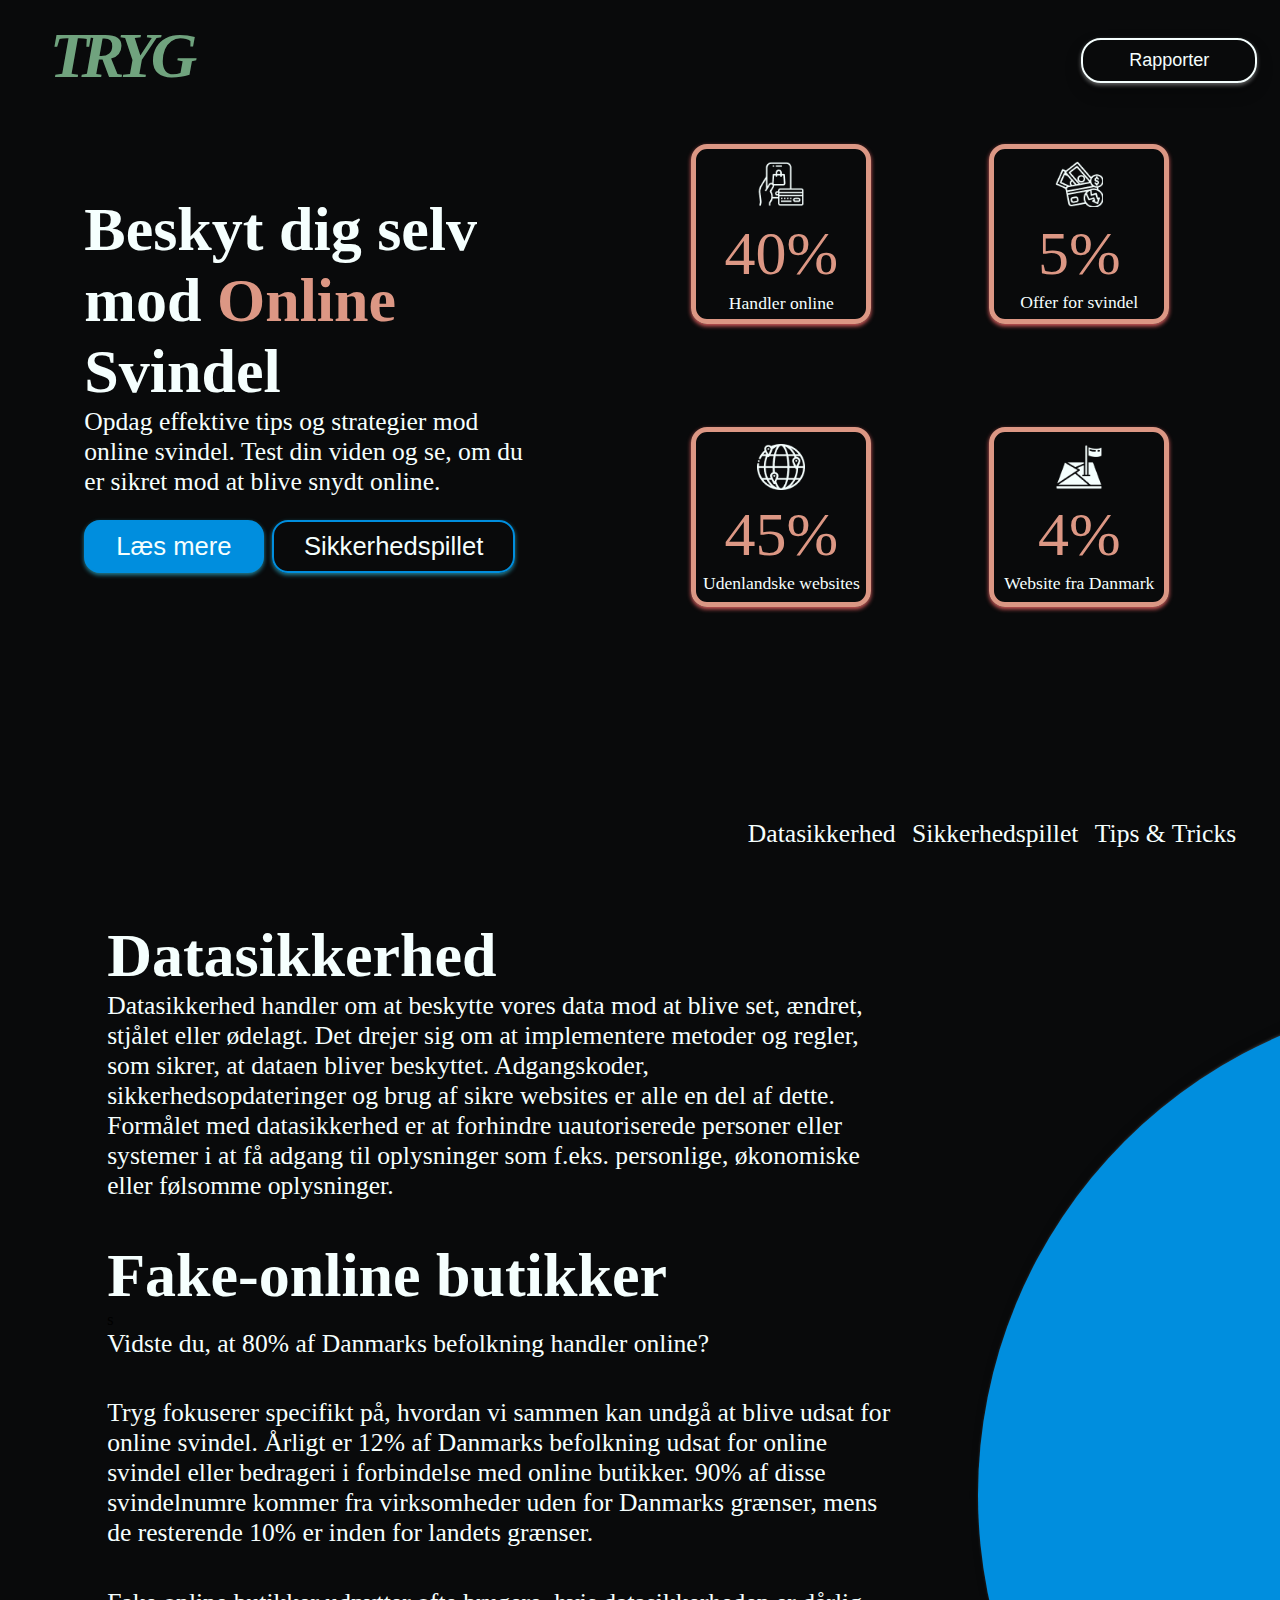
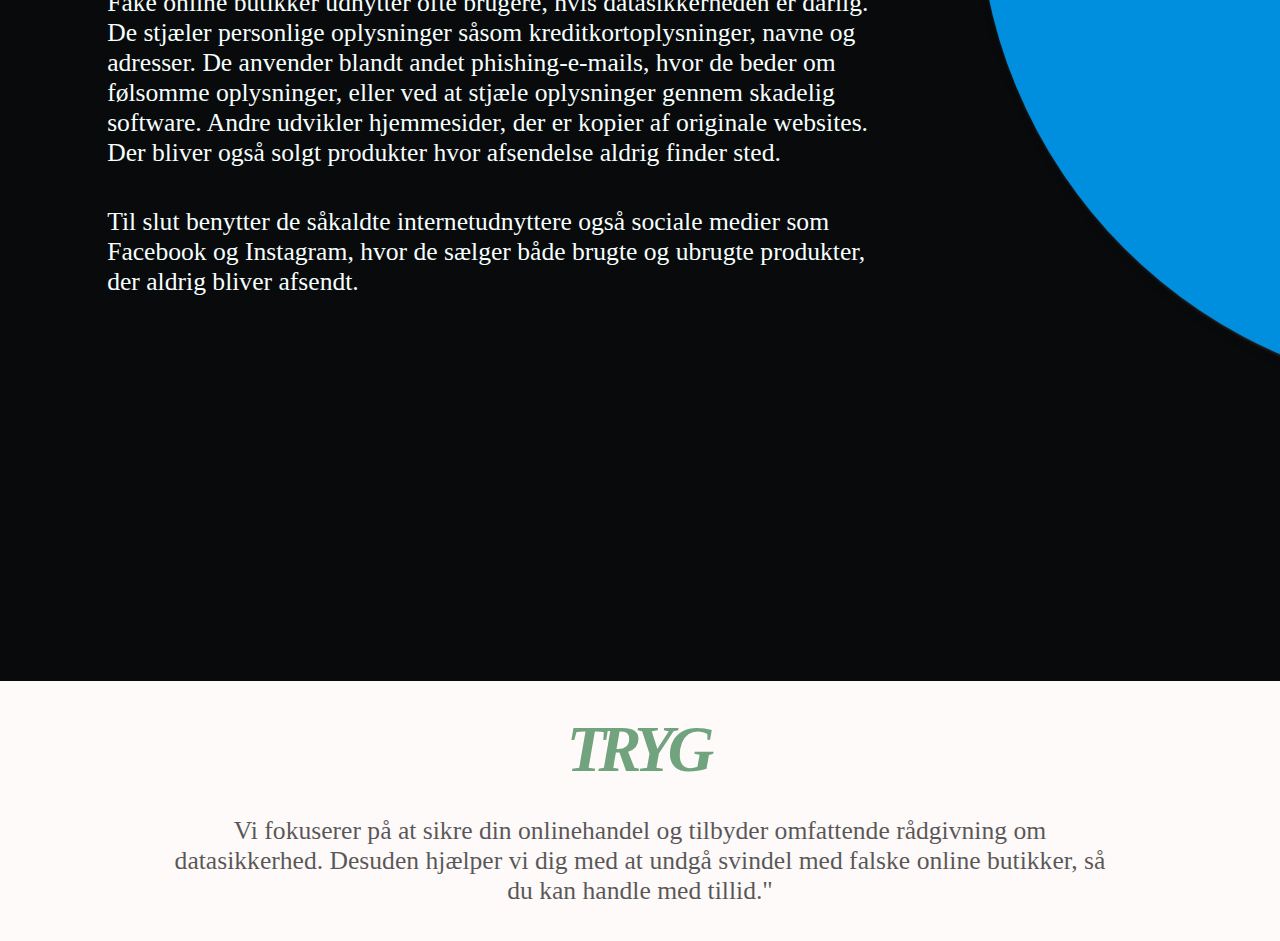
<file: index.html>
<!DOCTYPE html>
<html lang="da">
<head>
    <meta charset="UTF-8">
    <meta name="viewport" content="width=device-width, initial-scale=1.0">
    <meta name="description"
          content="Beskyt dig selv på internettet og undgå fake online butikker, sikre økonomisk balance blah blah blah">
    <link rel="stylesheet" href="styles/styles.css">
    <title>Trygnet-Forside</title>
</head>
<body>
    <header>
       <nav class="navbar-desktop">
         <a href="index.html"><img src="Img/TrygnetLogo.svg" alt="TrygnetLogo" class="logo"></a>
         <div class="Rapporter-container">
            <button class="Rapporter-button">Rapporter</button>
         </div>
       </nav>

       <nav class="navbar-mobile">
         <a href="index.html"><img src="Img/TrygnetLogo.svg" alt="TrygnetLogo" class="logo"></a>
         <div class="menu-container">
            <img src="/Img/menuicon.png" alt="billede af mneuicon" class="menu-btn" id="menu-btn">
         </div>
         <nav id="sidebar" class="sidebar">
            <ul class="menu">
                <li><a href="#datasikkerhed-section">Datasikkerhed</a></li>
                <li><a href="sikkerhedspil.html">Sikkerhedspillet</a></li>
                <li><a href="TipsogTricks.html">Tips & Tricks</a></li>
            </ul>
       </nav>>
    </header>

<div class="content">
   <main>
        <section class="forside-section">
            <div class="forside-tekst">
             <h1>Beskyt dig selv mod </h1>
             <h2> Online</h2>   
             <h1> Svindel</h1>
             <p>Opdag effektive tips og strategier mod online svindel. Test din viden og se, om du er sikret mod at blive snydt online.</p>
               <a href="TipsogTricks.html"><button class="bluebutton">Læs mere</button></a>
               <a href="sikkerhedspil.html"><button class="borderbutton">Sikkerhedspillet</button></a>
           </div>
           <br>
            <div class="forside-faktakasser">
                <div class="faktakasse">
                     <div class="faktaikon"><img src="/Img/fakta1.png" alt=""></div>
                    <span class="fakta" data-val="80%">00%</span>
                    <div class="fakta-tekst"><p>Handler online</p></div>
                </div>
                
            
                <div class="faktakasse">
                    <div class="faktaikon"><img src="/Img/fakta2.png" alt=""></div>
                    <span class="fakta" data-val="12">00%</span>
                    <div class="fakta-tekst"><p>Offer for svindel</p></div>
                </div>
                

                <div class="faktakasse">
                    <div class="faktaikon"><img src="/Img/fakta3.png" alt=""></div>
                    <span class="fakta" data-val="90%">00%</span>
                    <div class="fakta-tekst"><p> Udenlandske websites</p></div>
                </div>

                <div class="faktakasse">
                    <div class="faktaikon"><img src="/Img/fakta4.png" alt=""></div>
                    <span class="fakta" data-val="10%">00%</span>
                    <div class="fakta-tekst"><p> Website fra Danmark</p></div>
                </div>

        </div>

        </section>
        <div class="navsection">
            <a href="#datasikkerhed-section">Datasikkerhed</a> 
            <a href="sikkerhedspil.html">Sikkerhedspillet</a>
            <a href="TipsogTricks.html">Tips & Tricks</a>
       </div>

        <section id="datasikkerhed-section">
            <div class="datasikkerhed-tekst">
                 <h1>Datasikkerhed</h1>
                 <p>Datasikkerhed handler om at beskytte vores data mod at blive set, ændret, stjålet eller ødelagt. Det drejer sig om at implementere metoder og regler, som sikrer, at dataen bliver beskyttet.
                 Adgangskoder, sikkerhedsopdateringer og brug af sikre     websites er alle en del af dette. Formålet med datasikkerhed er at forhindre uautoriserede personer eller systemer i at få adgang til oplysninger som f.eks. personlige, økonomiske eller følsomme oplysninger. </p> <br>
        
                 <h1>Fake-online butikker</h1>s
                 <p>Vidste du, at 80% af Danmarks befolkning handler online?</p> <br>
                 <p>Tryg fokuserer specifikt på, hvordan vi sammen kan undgå at blive udsat for online svindel. Årligt er 12% af Danmarks befolkning udsat for online svindel eller bedrageri i forbindelse med online butikker. 90% af disse svindelnumre kommer fra virksomheder uden for Danmarks grænser, mens de resterende 10% er inden for landets grænser.</p> <br>

                 <p>Fake online butikker udnytter ofte brugere, hvis datasikkerheden er dårlig. De stjæler personlige oplysninger såsom kreditkortoplysninger, navne og adresser. De anvender blandt andet phishing-e-mails, hvor de beder om følsomme oplysninger, eller ved at stjæle oplysninger gennem skadelig software.
                 Andre udvikler hjemmesider, der er kopier af originale websites. Der bliver også solgt produkter hvor afsendelse aldrig finder sted. </p><br>
                 <p>Til slut benytter de såkaldte internetudnyttere også sociale medier som Facebook og Instagram, hvor de sælger både brugte og ubrugte produkter, der aldrig bliver afsendt.</p>
            </div>  
            <div class="datasikkerheds-box">
                <div class="halvmåne">
            </div>          
        </section>
   </main>
</div>
<script src="script.js"></script>
<footer class="footer">
    <img src="/Img/TrygnetLogo.svg" alt="billede af TrygnetLogo">
    <p>Vi fokuserer på at sikre din onlinehandel og tilbyder omfattende rådgivning om datasikkerhed. Desuden hjælper vi dig med at undgå svindel med falske online butikker, så du kan handle med tillid."</p>
</footer>
</body>
</html>
</file>
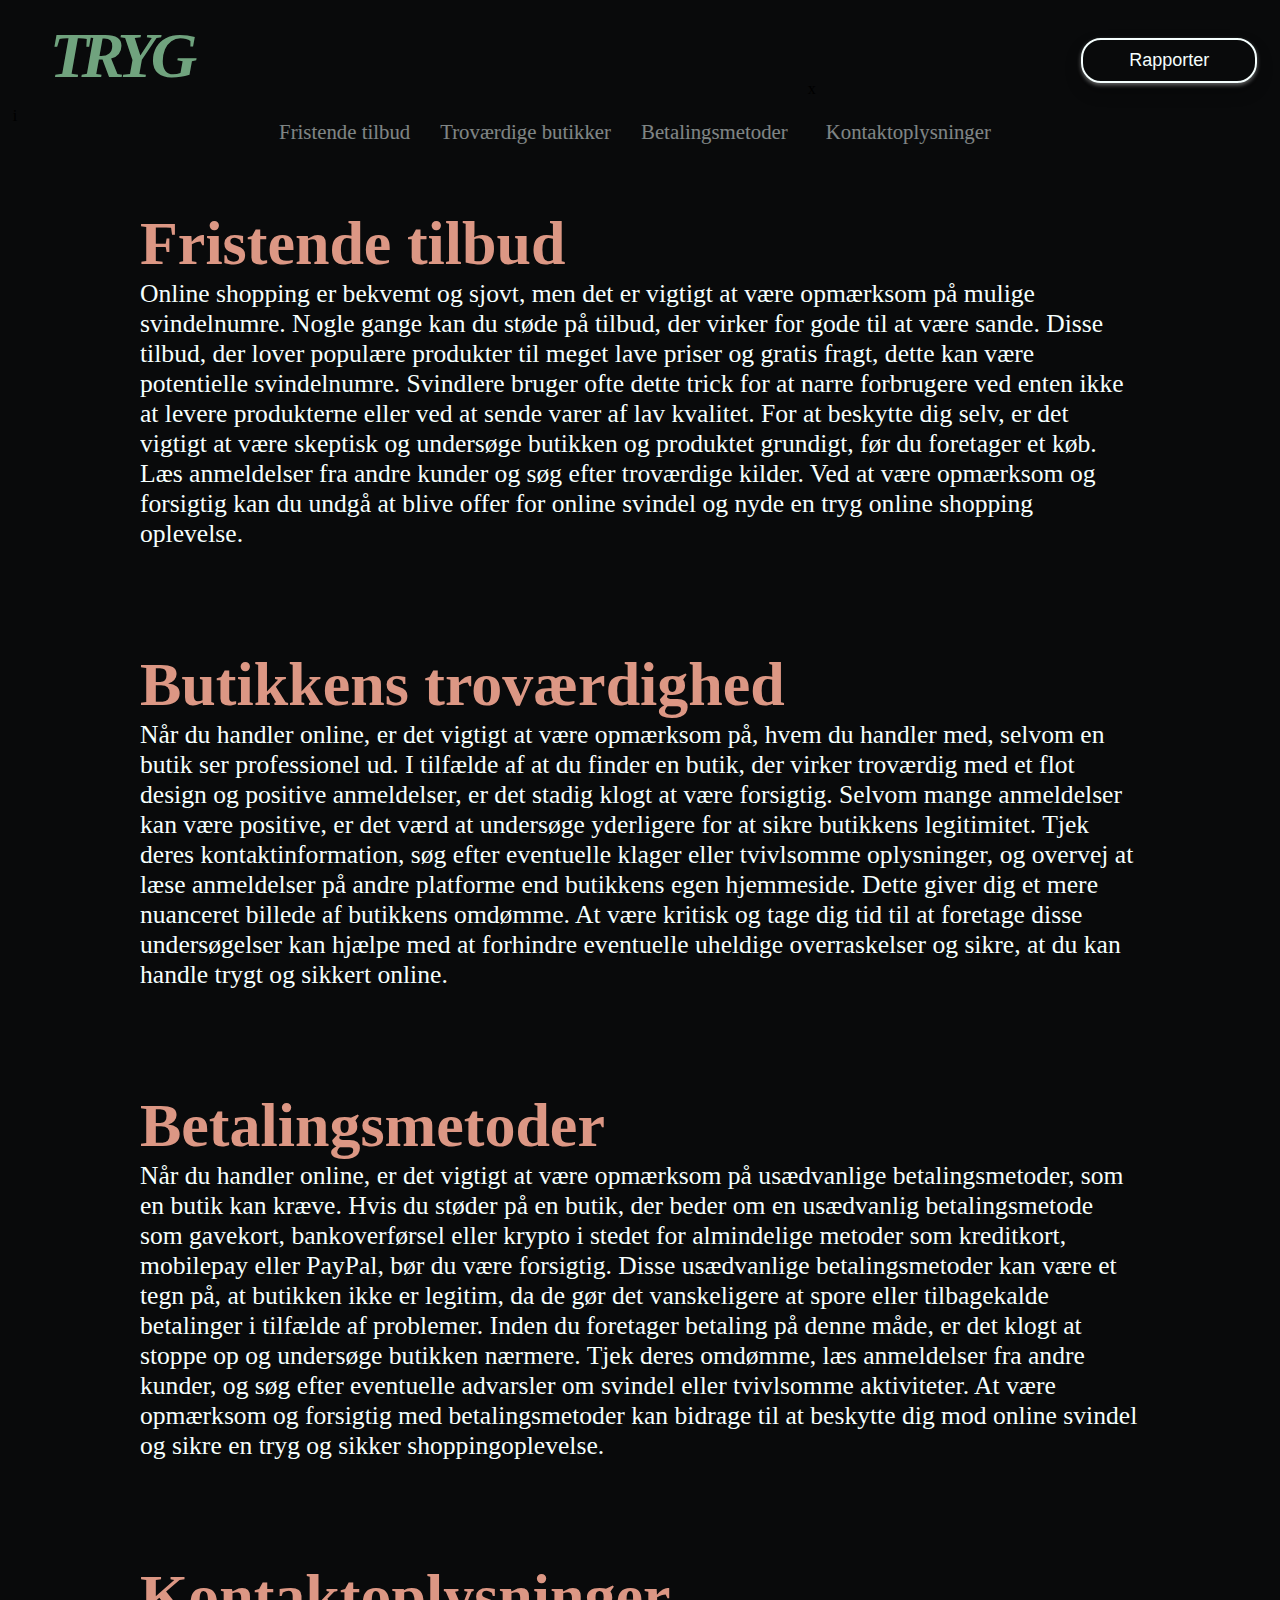
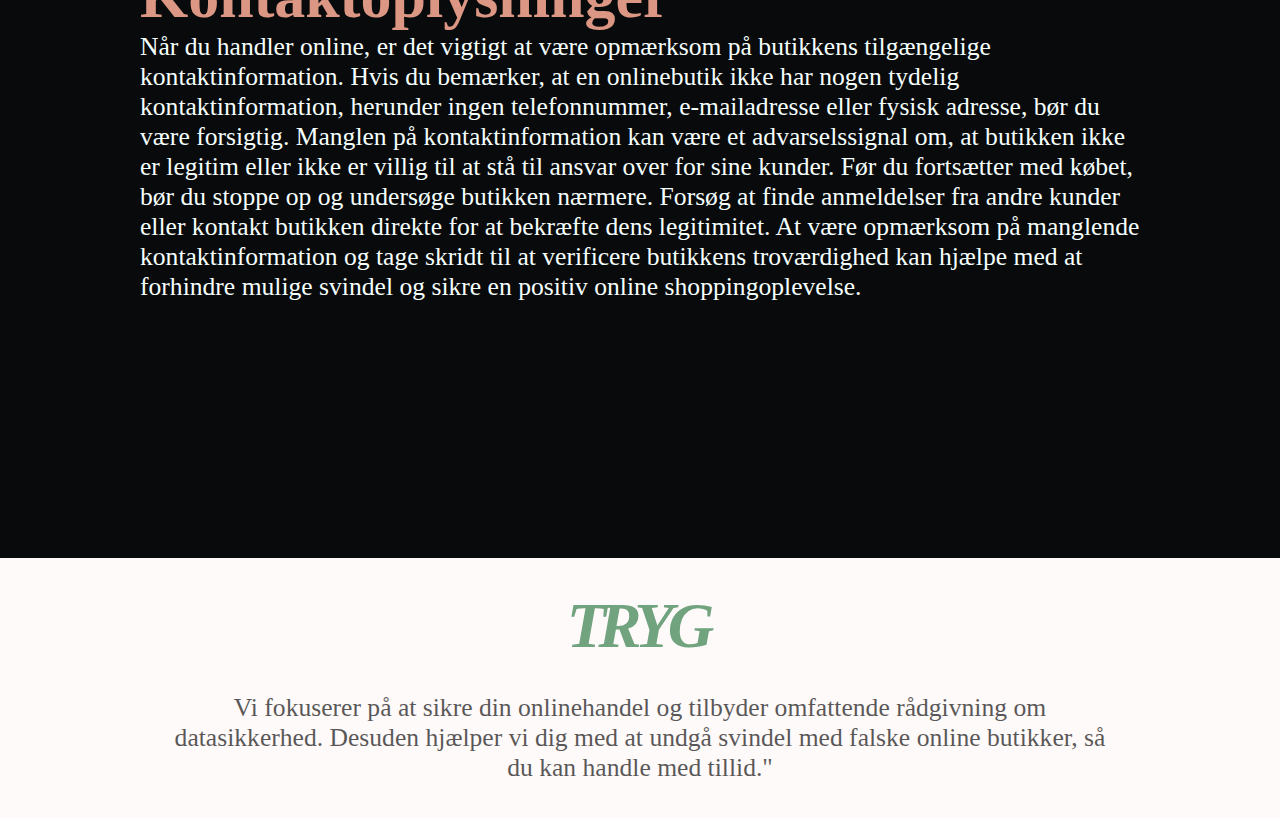
<file: cases.html>
<!DOCTYPE html>
<html lang="da">
<head>
    <meta charset="UTF-8">
    <meta name="viewport" content="width=device-width, initial-scale=1.0">
    <meta name="description"
          content="Beskyt dig selv på internettet og undgå fake online butikker, sikre økonomisk balance og rapporter hvis du har været udsat for online svindel. Eller væres ofre for online svindel. ">
    <link rel="stylesheet" href="styles/styles.css">
    <title>Rapporter-side</title>
</head>
<body>
    <header>
        <nav class="navbar-desktop">
          <a href="index.html"><img src="Img/TrygnetLogo.svg" alt="TrygnetLogo" class="logo"></a>
          <div class="Rapporter-container">
             <button class="Rapporter-button">Rapporter</button>
          </div>
        </nav>
 i
        <nav class="navbar-mobile">
          <a href="index.html"><img src="Img/TrygnetLogo.svg" alt="TrygnetLogo" class="logo"></a>
          <div class="menu-container">
             <img src="/Img/menuicon.png" alt="billede af mneuicon" class="menu-btn" id="menu-btn">
          </div>
           <nav id="sidebar" class="sidebar">
             <ul class="menu">
                 <li><a href="#datasikkerhed-section">Datasikkerhed</a></li>
                 <li><a href="sikkerhedspil.html">Sikkerhedspillet</a></li>
                 <li><a href="cases.html">Tips & Tricks</a></li>
             </ul>
        </nav>
     </header>

<section class="tips">
<nav class="tipsogtricks">
  <ul>
      <li><a href="#slideone">Fristende tilbud</a></li>
      <li><a href="#slidetwo">Troværdige butikker</a></li>
      <li><a href="#slidethree">Betalingsmetoder</a></li>x
      <li><a href="#slidefour">Kontaktoplysninger</a></li>
  </ul>
</nav>

  <div class="slideshow-container">
    <div id="slideone" class="slides" style="color: #F5FFFE">
      <h1>Fristende tilbud</h1>
      <p>Online shopping er bekvemt og sjovt, men det er vigtigt at være opmærksom på mulige svindelnumre. Nogle gange kan du støde på tilbud, der virker for gode til at være sande. Disse tilbud, der lover populære produkter til meget lave priser og gratis fragt, dette kan være potentielle svindelnumre. Svindlere bruger ofte dette trick for at narre forbrugere ved enten ikke at levere produkterne eller ved at sende varer af lav kvalitet.

      For at beskytte dig selv, er det vigtigt at være skeptisk og undersøge butikken og produktet grundigt, før du foretager et køb. Læs anmeldelser fra andre kunder og søg efter troværdige kilder. Ved at være opmærksom og forsigtig kan du undgå at blive offer for online svindel og nyde en tryg online shopping oplevelse.</p>
    </div>

   <div id="slidetwo" class="slides "style="color: #F5FFFE">
     <h1>Butikkens troværdighed</h1>
     <p>Når du handler online, er det vigtigt at være opmærksom på, hvem du handler med, selvom en butik ser professionel ud. I tilfælde af at du finder en butik, der virker troværdig med et flot design og positive anmeldelser, er det stadig klogt at være forsigtig.

     Selvom mange anmeldelser kan være positive, er det værd at undersøge yderligere for at sikre butikkens legitimitet. Tjek deres kontaktinformation, søg efter eventuelle klager eller tvivlsomme oplysninger, og overvej at læse anmeldelser på andre platforme end butikkens egen hjemmeside. Dette giver dig et mere nuanceret billede af butikkens omdømme.
      
      At være kritisk og tage dig tid til at foretage disse undersøgelser kan hjælpe med at forhindre eventuelle uheldige overraskelser og sikre, at du kan handle trygt og sikkert online.</p>
   </div>

   <div id="slidethree" class="slides" style="color: #F5FFFE">
      <h1>Betalingsmetoder </h1>
      <p>Når du handler online, er det vigtigt at være opmærksom på usædvanlige betalingsmetoder, som en butik kan kræve. Hvis du støder på en butik, der beder om en usædvanlig betalingsmetode som gavekort, bankoverførsel eller krypto i stedet for almindelige metoder som kreditkort, mobilepay eller PayPal, bør du være forsigtig.

      Disse usædvanlige betalingsmetoder kan være et tegn på, at butikken ikke er legitim, da de gør det vanskeligere at spore eller tilbagekalde betalinger i tilfælde af problemer. Inden du foretager betaling på denne måde, er det klogt at stoppe op og undersøge butikken nærmere. Tjek deres omdømme, læs anmeldelser fra andre kunder, og søg efter eventuelle advarsler om svindel eller tvivlsomme aktiviteter.
      
      At være opmærksom og forsigtig med betalingsmetoder kan bidrage til at beskytte dig mod online svindel og sikre en tryg og sikker shoppingoplevelse.</p>
   </div>

   <div id="slidefour" class="slides" style="color: #F5FFFE">
      <h1>Kontaktoplysninger </h1>
      <p>Når du handler online, er det vigtigt at være opmærksom på butikkens tilgængelige kontaktinformation. Hvis du bemærker, at en onlinebutik ikke har nogen tydelig kontaktinformation, herunder ingen telefonnummer, e-mailadresse eller fysisk adresse, bør du være forsigtig.

      Manglen på kontaktinformation kan være et advarselssignal om, at butikken ikke er legitim eller ikke er villig til at stå til ansvar over for sine kunder. Før du fortsætter med købet, bør du stoppe op og undersøge butikken nærmere. Forsøg at finde anmeldelser fra andre kunder eller kontakt butikken direkte for at bekræfte dens legitimitet.
      
      At være opmærksom på manglende kontaktinformation og tage skridt til at verificere butikkens troværdighed kan hjælpe med at forhindre mulige svindel og sikre en positiv online shoppingoplevelse.</p>
   </div>  
</div>
</section>
<footer class="footer">
  <img src="/Img/TrygnetLogo.svg" alt="billede af TrygnetLogo">
  <p>Vi fokuserer på at sikre din onlinehandel og tilbyder omfattende rådgivning om datasikkerhed. Desuden hjælper vi dig med at undgå svindel med falske online butikker, så du kan handle med tillid."</p>
</footer>
</body>
</html>
</file>
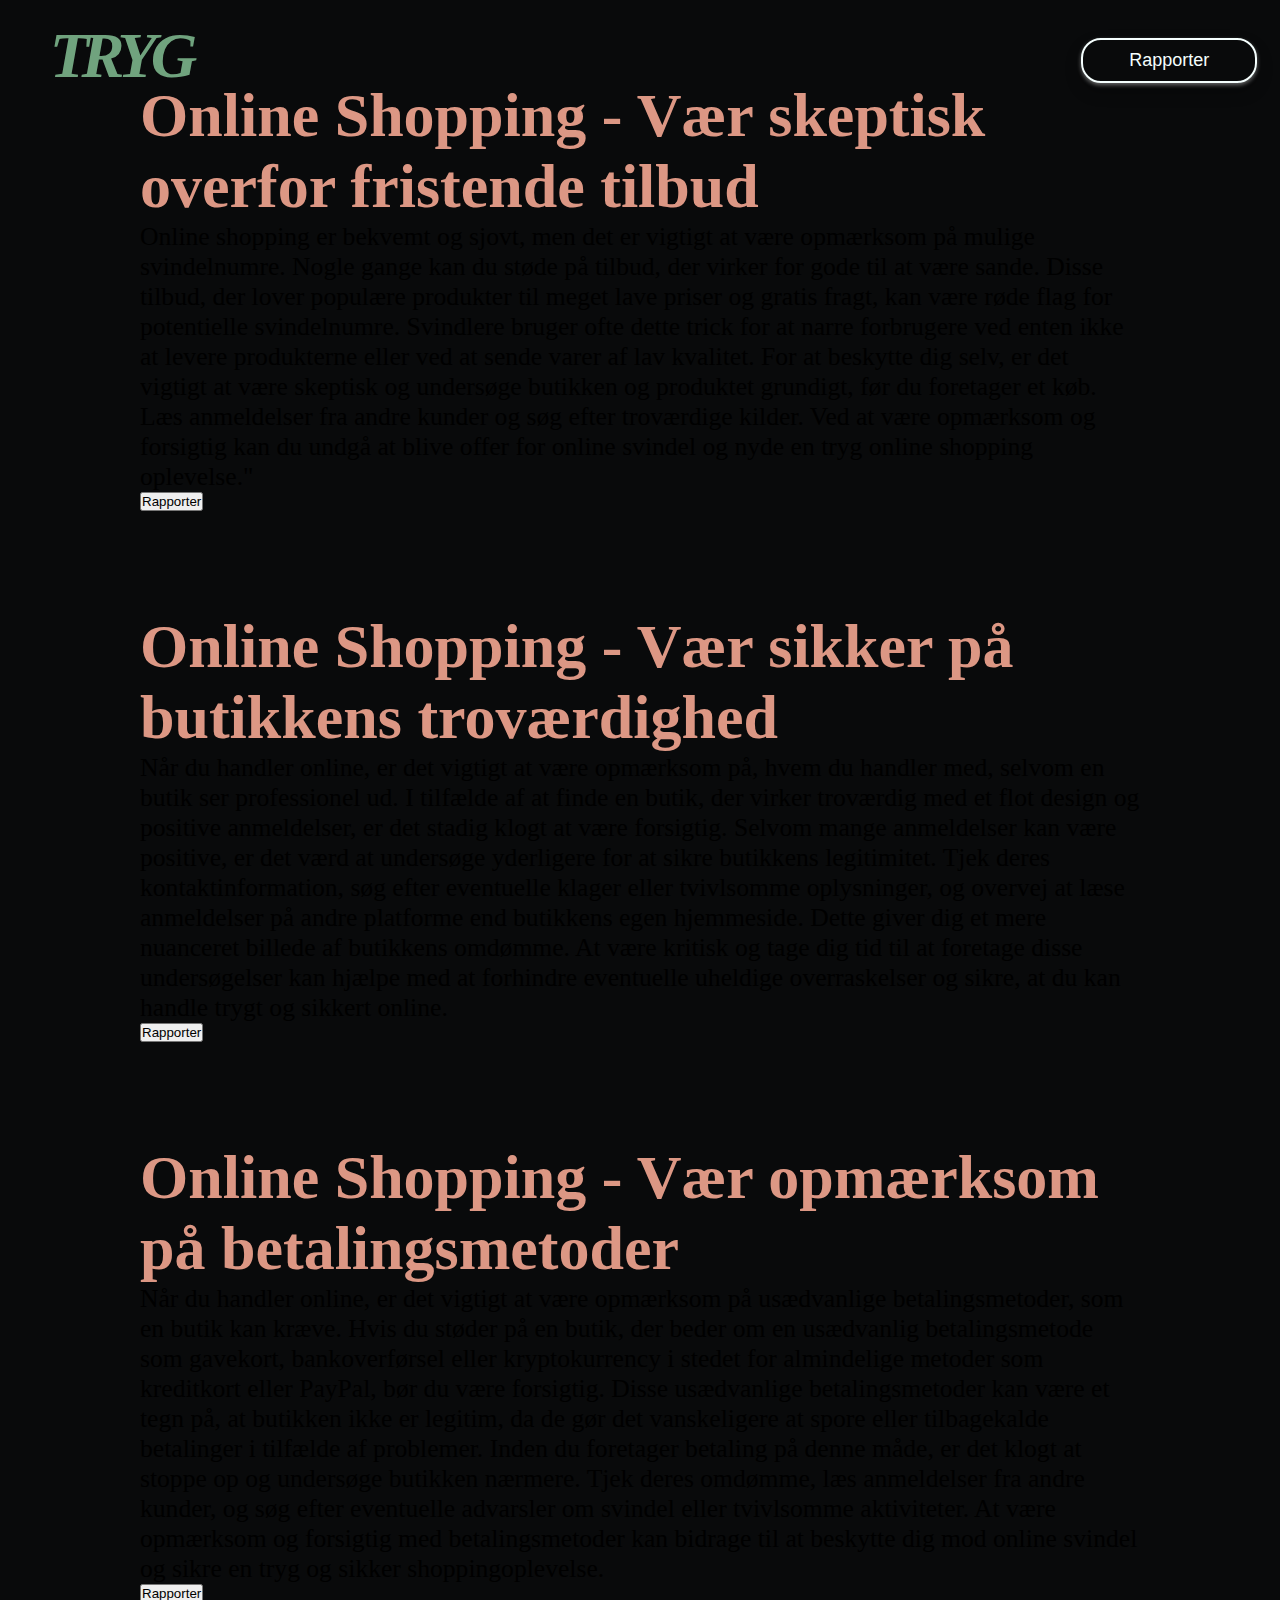
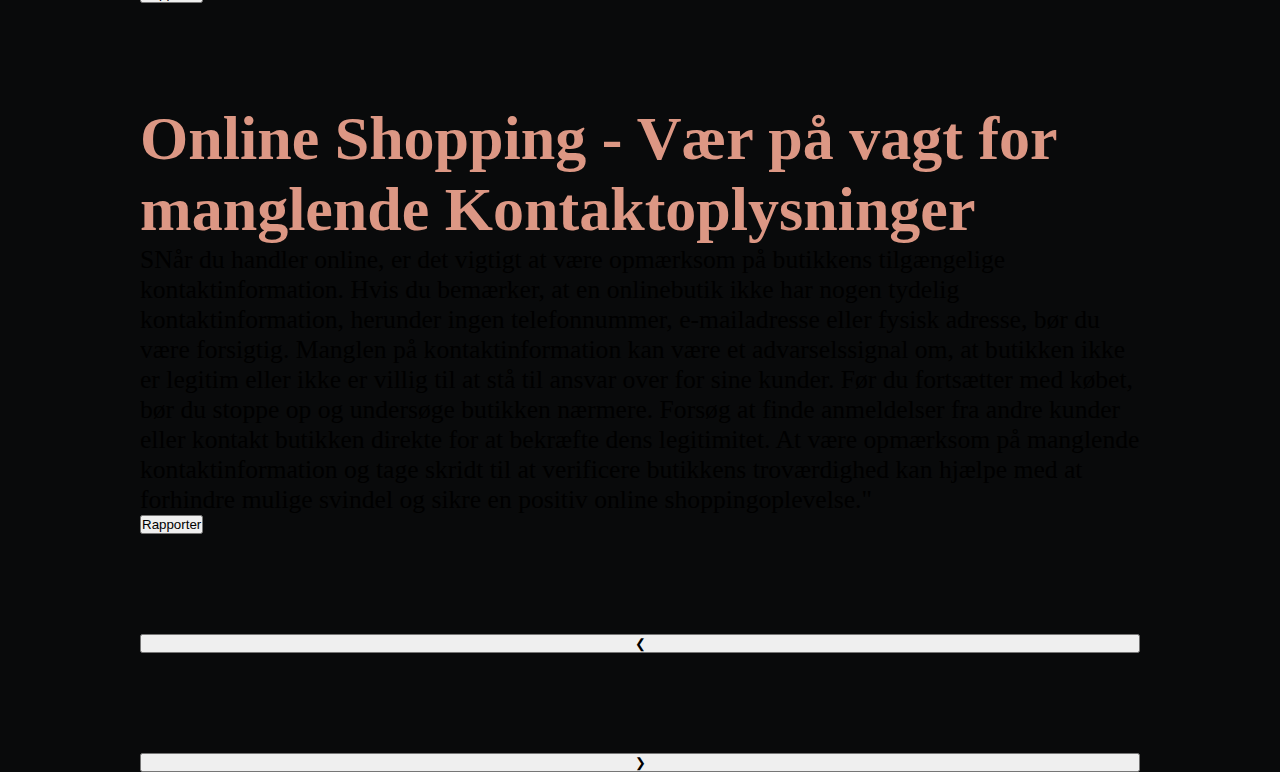
<file: rapporter.html>
<!DOCTYPE html>
<html lang="da">
<head>
    <meta charset="UTF-8">
    <meta name="viewport" content="width=device-width, initial-scale=1.0">
    <meta name="description"
          content="Beskyt dig selv på internettet og undgå fake online butikker, sikre økonomisk balance og rapporter hvis du har været udsat for online svindel. Eller væres ofre for online svindel. ">
    <link rel="stylesheet" href="styles/styles.css">
    <title>Rapporter-side</title>
</head>
<body>
    <header>
        <nav class="navbar-desktop">
          <a href="index.html"><img src="Img/TrygnetLogo.svg" alt="TrygnetLogo" class="logo"></a>
          <div class="Rapporter-container">
             <button class="Rapporter-button">Rapporter</button>
          </div>
        </nav>
 
        <nav class="navbar-mobile">
          <a href="index.html"><img src="Img/TrygnetLogo.svg" alt="TrygnetLogo" class="logo"></a>
          <div class="menu-container">
             <img src="/Img/menuicon.png" alt="billede af mneuicon" class="menu-btn" id="menu-btn">
          </div>
           <nav id="sidebar" class="sidebar">
             <ul class="menu">
                 <li><a href="#datasikkerhed-section">Datasikkerhed</a></li>
                 <li><a href="sikkerhedspil.html">Sikkerhedspillet</a></li>
                 <li><a href="rapporter.html">Rapporter</a></li>
             </ul>
        </nav>
     </header>
</body>
<div class="slideshow-container">
  <div class="slide">
    <h1>Online Shopping - Vær skeptisk overfor fristende tilbud</h1>
    <p>Online shopping er bekvemt og sjovt, men det er vigtigt at være opmærksom på mulige svindelnumre. Nogle gange kan du støde på tilbud, der virker for gode til at være sande. Disse tilbud, der lover populære produkter til meget lave priser og gratis fragt, kan være røde flag for potentielle svindelnumre. Svindlere bruger ofte dette trick for at narre forbrugere ved enten ikke at levere produkterne eller ved at sende varer af lav kvalitet.

    For at beskytte dig selv, er det vigtigt at være skeptisk og undersøge butikken og produktet grundigt, før du foretager et køb. Læs anmeldelser fra andre kunder og søg efter troværdige kilder. Ved at være opmærksom og forsigtig kan du undgå at blive offer for online svindel og nyde en tryg online shopping oplevelse."</p>
    <button class="report-btn" onclick="reportSlide()">Rapporter</button>
  </div>

  <div class="slide">
    <h1>Online Shopping - Vær sikker på butikkens troværdighed</h1>
    <p>Når du handler online, er det vigtigt at være opmærksom på, hvem du handler med, selvom en butik ser professionel ud. I tilfælde af at finde en butik, der virker troværdig med et flot design og positive anmeldelser, er det stadig klogt at være forsigtig.

    Selvom mange anmeldelser kan være positive, er det værd at undersøge yderligere for at sikre butikkens legitimitet. Tjek deres kontaktinformation, søg efter eventuelle klager eller tvivlsomme oplysninger, og overvej at læse anmeldelser på andre platforme end butikkens egen hjemmeside. Dette giver dig et mere nuanceret billede af butikkens omdømme.
      
    At være kritisk og tage dig tid til at foretage disse undersøgelser kan hjælpe med at forhindre eventuelle uheldige overraskelser og sikre, at du kan handle trygt og sikkert online.</p>
    <button class="report-btn" onclick="reportSlide()">Rapporter</button>
  </div>

  <div class="slide">
    <h1>Online Shopping - Vær opmærksom på betalingsmetoder </h1>
    <p>Når du handler online, er det vigtigt at være opmærksom på usædvanlige betalingsmetoder, som en butik kan kræve. Hvis du støder på en butik, der beder om en usædvanlig betalingsmetode som gavekort, bankoverførsel eller kryptokurrency i stedet for almindelige metoder som kreditkort eller PayPal, bør du være forsigtig.

    Disse usædvanlige betalingsmetoder kan være et tegn på, at butikken ikke er legitim, da de gør det vanskeligere at spore eller tilbagekalde betalinger i tilfælde af problemer. Inden du foretager betaling på denne måde, er det klogt at stoppe op og undersøge butikken nærmere. Tjek deres omdømme, læs anmeldelser fra andre kunder, og søg efter eventuelle advarsler om svindel eller tvivlsomme aktiviteter.
      
    At være opmærksom og forsigtig med betalingsmetoder kan bidrage til at beskytte dig mod online svindel og sikre en tryg og sikker shoppingoplevelse.</p>
    <button class="report-btn" onclick="reportSlide()">Rapporter</button>
  </div>

  <div class="slide">
    <h1>Online Shopping - Vær på vagt for manglende Kontaktoplysninger </h1>
    <p>SNår du handler online, er det vigtigt at være opmærksom på butikkens tilgængelige kontaktinformation. Hvis du bemærker, at en onlinebutik ikke har nogen tydelig kontaktinformation, herunder ingen telefonnummer, e-mailadresse eller fysisk adresse, bør du være forsigtig.

    Manglen på kontaktinformation kan være et advarselssignal om, at butikken ikke er legitim eller ikke er villig til at stå til ansvar over for sine kunder. Før du fortsætter med købet, bør du stoppe op og undersøge butikken nærmere. Forsøg at finde anmeldelser fra andre kunder eller kontakt butikken direkte for at bekræfte dens legitimitet.
      
    At være opmærksom på manglende kontaktinformation og tage skridt til at verificere butikkens troværdighed kan hjælpe med at forhindre mulige svindel og sikre en positiv online shoppingoplevelse."</p>
    <button class="report-btn" onclick="reportSlide()">Rapporter</button>
  </div>

  <button id="prevBtn" onclick="plusSlides(-1)">&#10094;</button>
  <button id="nextBtn" onclick="plusSlides(1)">&#10095;</button>
</div>

<script src="script.js"></script>
</html>
</file>
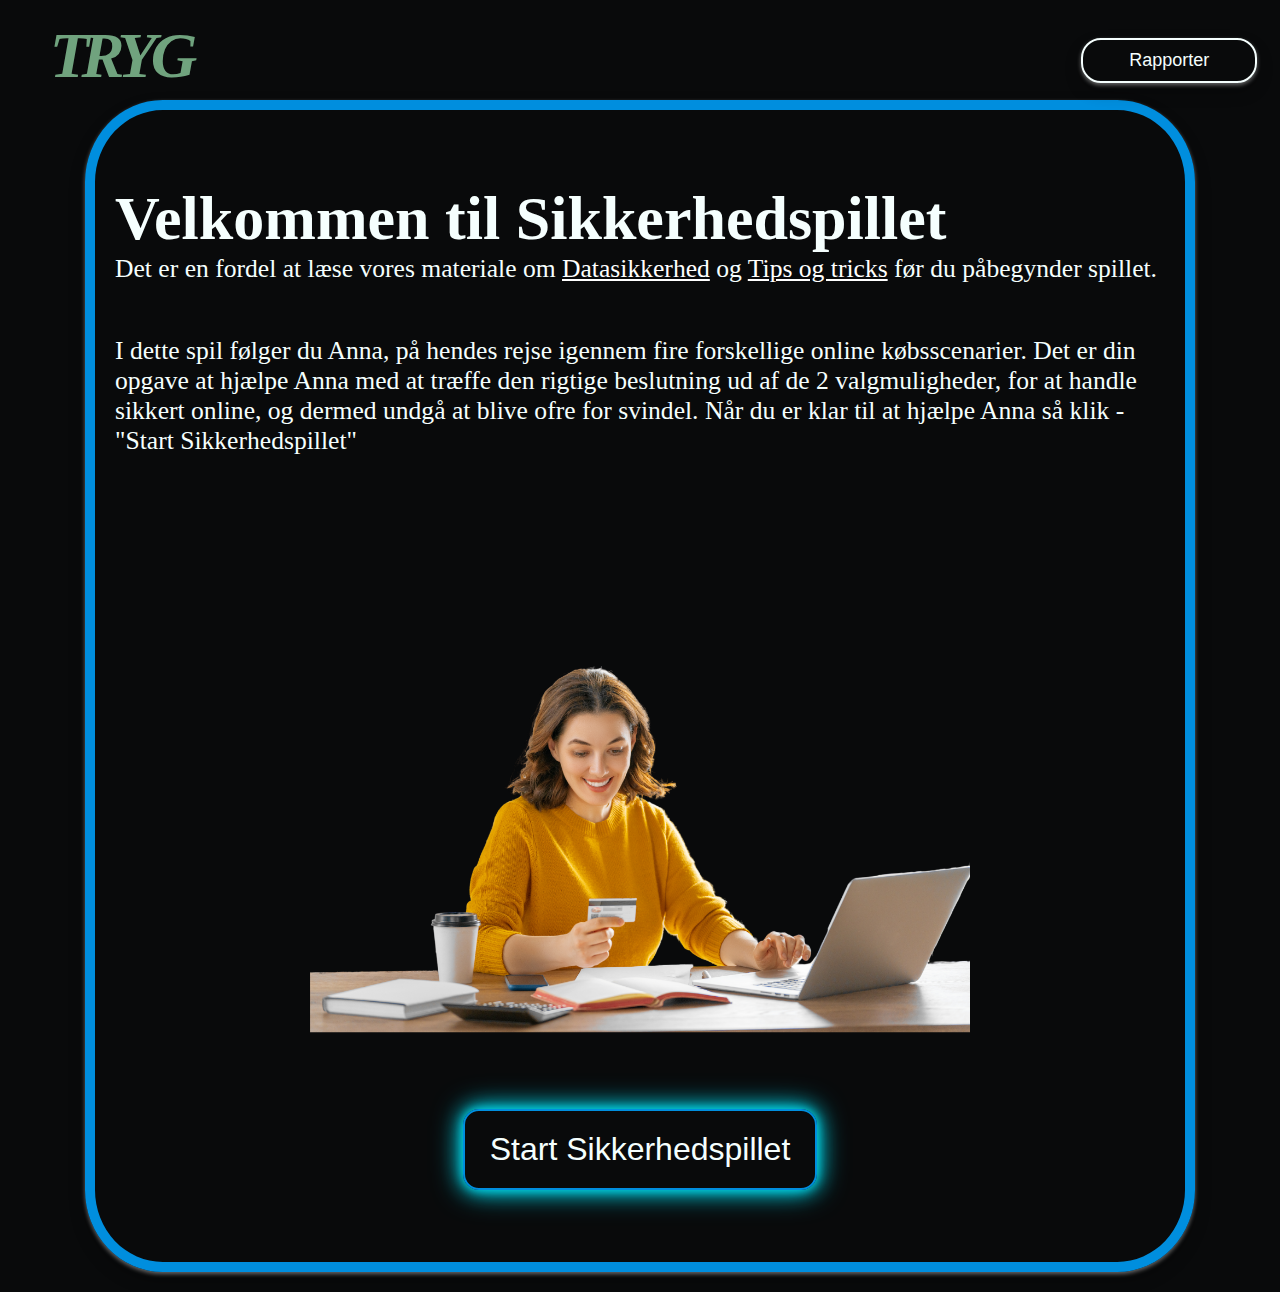
<file: sikkerhedspil.html>
<!DOCTYPE html>
<html lang="da">
<head>
    <meta charset="UTF-8">
    <meta name="viewport" content="width=device-width, initial-scale=1.0">
    <meta name="description"
          content="Beskyt dig selv på internettet og undgå fake online butikker, sikre økonomisk balance. Test din viden i onlinehandel og hvordan du skal begå dig på nettet for at undgå at blive offer for online svindel">
    <link rel="stylesheet" href="styles/styles.css">
    <title>Sikkerhed spillet</title>
</head>
<body>
    <header>
        <nav class="navbar-desktop">
          <a href="index.html"><img src="Img/TrygnetLogo.svg" alt="TrygnetLogo" class="logo"></a>
          <div class="Rapporter-container">
             <button class="Rapporter-button">Rapporter</button>
          </div>
        </nav>
 
        <nav class="navbar-mobile">
          <a href="index.html"><img src="Img/TrygnetLogo.svg" alt="TrygnetLogo" class="logo"></a>
          <div class="menu-container">
             <img src="/Img/menuicon.png" alt="billede af mneuicon" class="menu-btn" id="menu-btn">
          </div>
           <nav id="sidebar" class="sidebar">
             <ul class="menu">
                 <li><a href="index.html">Forside</a></li>
                 <li><a href="sikkerhedspil.html">Sikkerhedspillet</a></li>
                 <li><a href="TipsogTricks.html">Tips & Tricks</a></li>
             </ul>
        </nav>
     </header>
    
     <main class="mainforspil">
      <div class="farve-ramme">
        <div class="Sikkerhedspil-box">
            <div class="introduktion" id="introduktion" class="skjult">
                <h1>Velkommen til Sikkerhedspillet</h1> <br>
                <p>Det er en fordel at læse vores materiale om <a href="#datasikkerhed-section" style="color: white">Datasikkerhed</a> og <a href="TipsogTricks.html" style="color: white">Tips og tricks</a> før du påbegynder spillet. </p> 
                <p> I dette spil følger du Anna, på hendes rejse igennem fire forskellige online købsscenarier. <br> Det er din opgave at hjælpe Anna med at træffe den rigtige beslutning ud af de 2 valgmuligheder, for at handle sikkert online, og dermed undgå at blive ofre for svindel. <br>  <br> Når du er klar til at hjælpe Anna så klik  - "Start Sikkerhedspillet"</p>
                <img src="Img/Img4Game/Frontpage.png" alt="billede af Anna">
             <div class="knap-placering">
                <button id="start-knap">Start Sikkerhedspillet</button>
             </div>
            </div>   
            <div id="spørgsmålsbox" class="skjult">
                 <div id="spørgsmålstekst"></div>
                 <div id="valgmuligheds-box">
                     <button class="valgmulighedsknap"></button>
                     <button class="valgmulighedsknap"></button>
                 </div>
             </div>
             <div id="svar-box" class="skjult">
                 <div id="svartekst"></div>
                  <button id="tilbage-knap" class="skjult">Start forfra</button>
                 <button id="fortsæt-knap" class="skjult">Næste</button>
             </div>
             <div id="slut" class="skjult">
                   <div id="point-tælling"></div>
                   <div id="finalscore-container"></div>
                   <button id="try-knap" class="skjult">Game-Start</button>
             </div>   
       </div>
       <audio id="forkertsvar" src="Sounds/Wrong Answer Sound effect.mp3"></audio>
       <audio id="rigtigtsvar" src="Sounds/Correct Answer sound effect.mp3"></audio>
       <audio id="vinderlyd" src="Sounds/Winner   Sound Effect HD.mp3"></audio>
       <audio id="taberlyd" src="Sounds/Lose sound effects.mp3"></audio>
       <script src="script.js"></script>
     </div>
     </main>
</body>
</html>
</file>
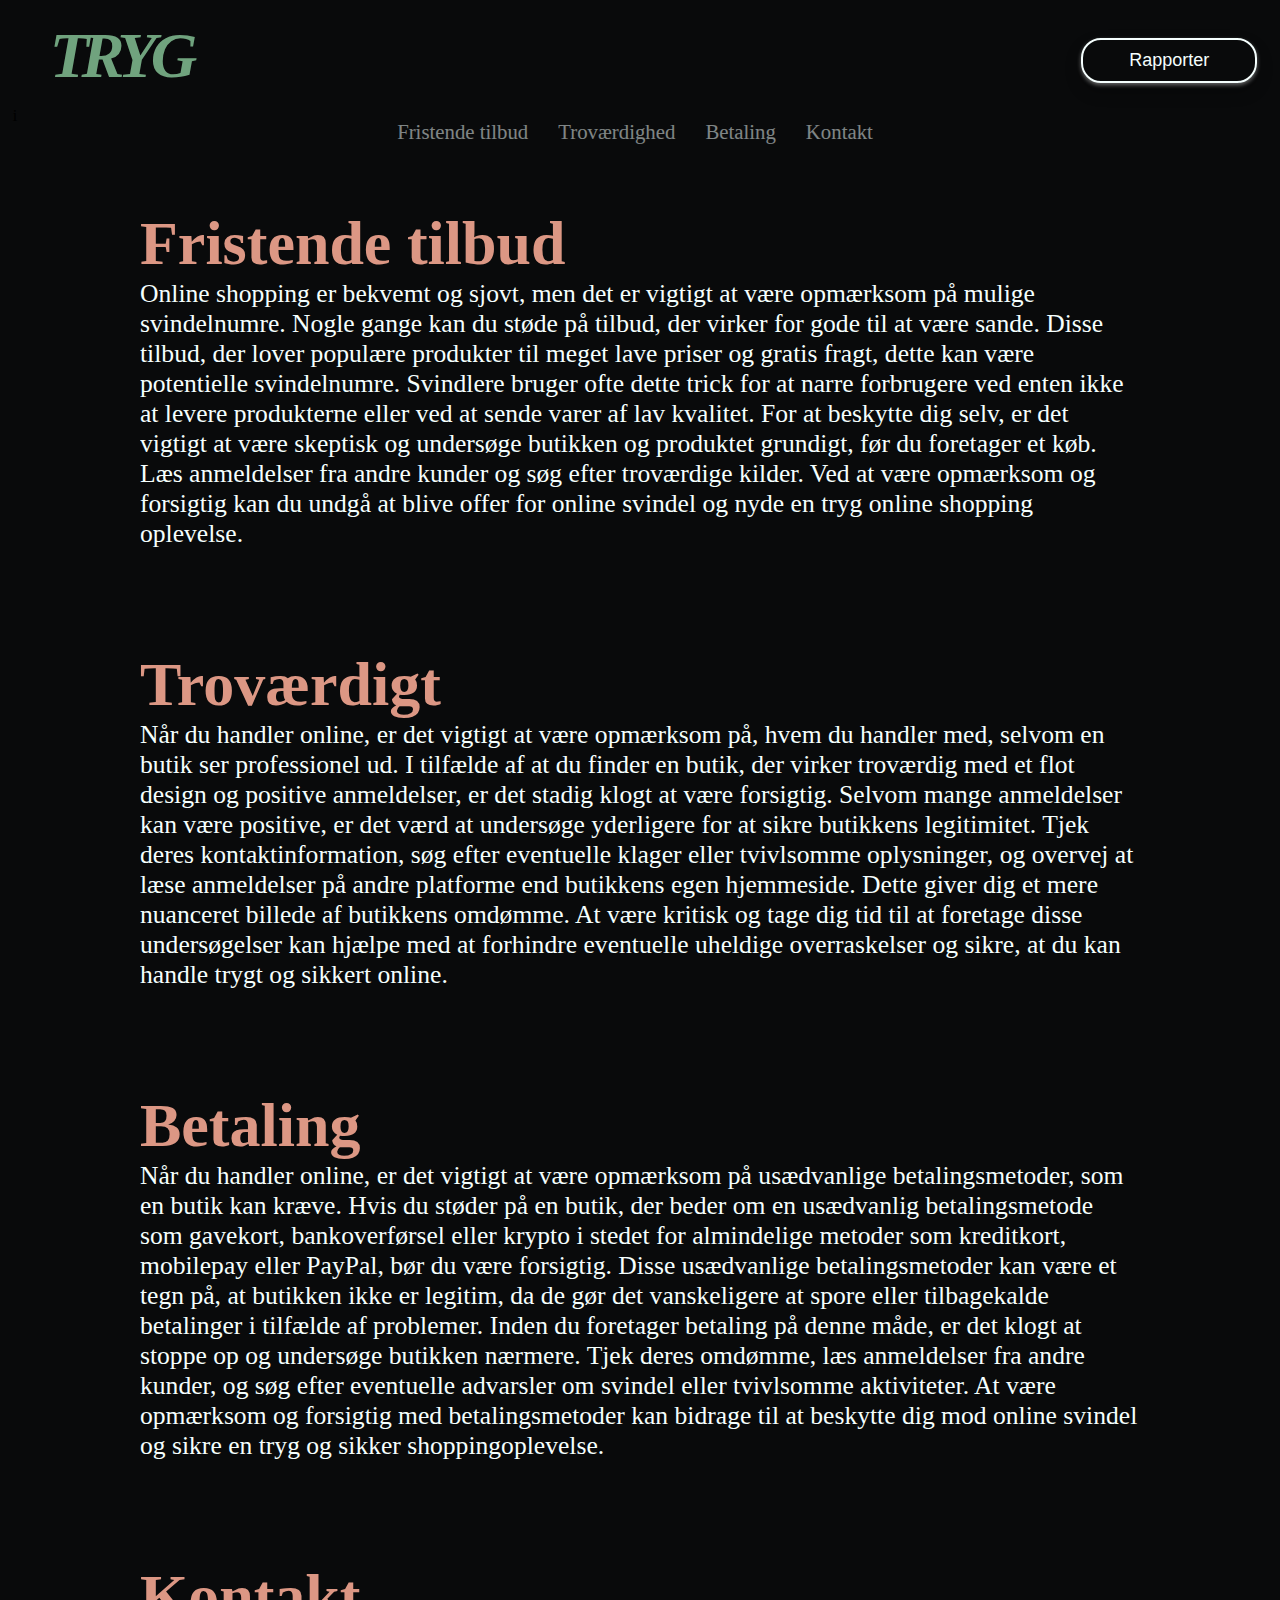
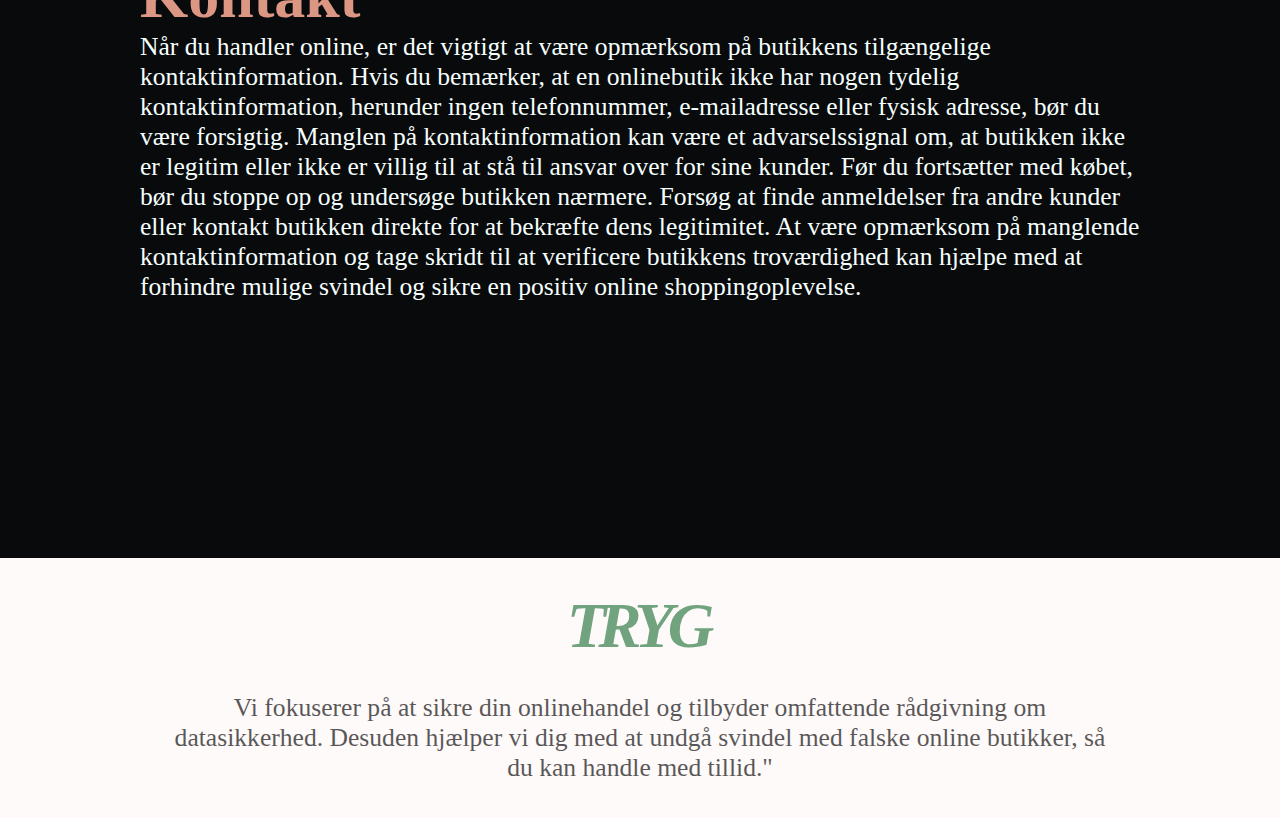
<file: TipsogTricks.html>
<!DOCTYPE html>
<html lang="da">
<head>
    <meta charset="UTF-8">
    <meta name="viewport" content="width=device-width, initial-scale=1.0">
    <meta name="description"
          content="Beskyt dig selv på internettet og undgå fake online butikker, sikre økonomisk balance og rapporter hvis du har været udsat for online svindel. Eller væres ofre for online svindel. ">
    <link rel="stylesheet" href="styles/styles.css">
    <title>Rapporter-side</title>
</head>
<body>
    <header>
        <nav class="navbar-desktop">
          <a href="index.html"><img src="Img/TrygnetLogo.svg" alt="TrygnetLogo" class="logo"></a>
          <div class="Rapporter-container">
             <button class="Rapporter-button">Rapporter</button>
          </div>
        </nav>
 i
        <nav class="navbar-mobile">
          <a href="index.html"><img src="Img/TrygnetLogo.svg" alt="TrygnetLogo" class="logo"></a>
          <div class="menu-container">
             <img src="/Img/menuicon.png" alt="billede af mneuicon" class="menu-btn" id="menu-btn">
          </div>
           <nav id="sidebar" class="sidebar">
             <ul class="menu">
              <li><a href="index.html">Forside</a></li>
              <li><a href="sikkerhedspil.html">Sikkerhedspillet</a></li>
              <li><a href="TipsogTricks.html">Tips & Tricks</a></li>
             </ul>
        </nav>
     </header>

<section class="tips">
<nav class="tipsogtricks">
  <ul>
      <li><a href="#slideone">Fristende tilbud</a></li>
      <li><a href="#slidetwo">Troværdighed</a></li>
      <li><a href="#slidethree">Betaling</a></li>
      <li><a href="#slidefour">Kontakt</a></li>
  </ul>
</nav>

  <div class="slideshow-container">
    <div id="slideone" class="slides" style="color: #F5FFFE">
      <h1>Fristende tilbud</h1>
      <p>Online shopping er bekvemt og sjovt, men det er vigtigt at være opmærksom på mulige svindelnumre. Nogle gange kan du støde på tilbud, der virker for gode til at være sande. Disse tilbud, der lover populære produkter til meget lave priser og gratis fragt, dette kan være potentielle svindelnumre. Svindlere bruger ofte dette trick for at narre forbrugere ved enten ikke at levere produkterne eller ved at sende varer af lav kvalitet.

      For at beskytte dig selv, er det vigtigt at være skeptisk og undersøge butikken og produktet grundigt, før du foretager et køb. Læs anmeldelser fra andre kunder og søg efter troværdige kilder. Ved at være opmærksom og forsigtig kan du undgå at blive offer for online svindel og nyde en tryg online shopping oplevelse.</p>
    </div>

   <div id="slidetwo" class="slides "style="color: #F5FFFE">
     <h1>Troværdigt</h1>
     <p>Når du handler online, er det vigtigt at være opmærksom på, hvem du handler med, selvom en butik ser professionel ud. I tilfælde af at du finder en butik, der virker troværdig med et flot design og positive anmeldelser, er det stadig klogt at være forsigtig.

     Selvom mange anmeldelser kan være positive, er det værd at undersøge yderligere for at sikre butikkens legitimitet. Tjek deres kontaktinformation, søg efter eventuelle klager eller tvivlsomme oplysninger, og overvej at læse anmeldelser på andre platforme end butikkens egen hjemmeside. Dette giver dig et mere nuanceret billede af butikkens omdømme.
      
      At være kritisk og tage dig tid til at foretage disse undersøgelser kan hjælpe med at forhindre eventuelle uheldige overraskelser og sikre, at du kan handle trygt og sikkert online.</p>
   </div>

   <div id="slidethree" class="slides" style="color: #F5FFFE">
      <h1>Betaling </h1>
      <p>Når du handler online, er det vigtigt at være opmærksom på usædvanlige betalingsmetoder, som en butik kan kræve. Hvis du støder på en butik, der beder om en usædvanlig betalingsmetode som gavekort, bankoverførsel eller krypto i stedet for almindelige metoder som kreditkort, mobilepay eller PayPal, bør du være forsigtig.

      Disse usædvanlige betalingsmetoder kan være et tegn på, at butikken ikke er legitim, da de gør det vanskeligere at spore eller tilbagekalde betalinger i tilfælde af problemer. Inden du foretager betaling på denne måde, er det klogt at stoppe op og undersøge butikken nærmere. Tjek deres omdømme, læs anmeldelser fra andre kunder, og søg efter eventuelle advarsler om svindel eller tvivlsomme aktiviteter.
      
      At være opmærksom og forsigtig med betalingsmetoder kan bidrage til at beskytte dig mod online svindel og sikre en tryg og sikker shoppingoplevelse.</p>
   </div>

   <div id="slidefour" class="slides" style="color: #F5FFFE">
      <h1>Kontakt</h1>
      <p>Når du handler online, er det vigtigt at være opmærksom på butikkens tilgængelige kontaktinformation. Hvis du bemærker, at en onlinebutik ikke har nogen tydelig kontaktinformation, herunder ingen telefonnummer, e-mailadresse eller fysisk adresse, bør du være forsigtig.

      Manglen på kontaktinformation kan være et advarselssignal om, at butikken ikke er legitim eller ikke er villig til at stå til ansvar over for sine kunder. Før du fortsætter med købet, bør du stoppe op og undersøge butikken nærmere. Forsøg at finde anmeldelser fra andre kunder eller kontakt butikken direkte for at bekræfte dens legitimitet.
      
      At være opmærksom på manglende kontaktinformation og tage skridt til at verificere butikkens troværdighed kan hjælpe med at forhindre mulige svindel og sikre en positiv online shoppingoplevelse.</p>
   </div>  
</div>

<footer class="footer">
  <img src="/Img/TrygnetLogo.svg" alt="billede af TrygnetLogo">
  <p>Vi fokuserer på at sikre din onlinehandel og tilbyder omfattende rådgivning om datasikkerhed. Desuden hjælper vi dig med at undgå svindel med falske online butikker, så du kan handle med tillid."</p>
</footer>
</section>
<script src="script.js"></script>
</body>
</html>
</file>
<file: styles/styles.css>
@charset "UTF-8";
/*Variabler*/
/*Mixins til forside og navbar*/
/* mixins til sikkerhedspillet*/
/*Mixins til .....*/
* {
  box-sizing: border-box;
  margin: 0;
  padding: 0;
}

body {
  background-color: #090A0B;
  font-family: "Roboto";
  src: url(../Datasikkerhed/Fonts/Roboto/Roboto-Regular.ttf);
}

h1 {
  font-size: 3.875rem;
}

p {
  font-size: 1.6rem;
}

/*Navbar*/
header {
  position: sticky;
  height: 80px;
  padding: 1%;
}

.navbar-desktop {
  display: grid;
  grid-template-columns: 1fr auto;
  align-items: center;
  padding: 10px;
  background-color: transparent;
  width: 100%;
}

.logo {
  max-width: 200px;
}

.Rapporter-button {
  background: transparent;
  border: 2px solid #F5FFFE;
  color: #F5FFFE;
  padding: 10px 46px;
  border-radius: 20px;
  cursor: pointer;
  transition: background-color 0.3s, color 0, 3s;
  font-size: 1.125rem;
  box-shadow: 0 2px 4px rgba(255, 255, 255, 0.4), 0 8px 16px rgba(0, 0, 0, 0.3);
}
@media only screen and (max-width: 500px) {
  .Rapporter-button {
    padding: 10px 5px;
  }
}

.Rapporter-button:hover {
  font-size: 1.6rem;
}

/* Navbar til mobile*/
.navbar-mobile {
  display: none;
}

.menu-bar {
  position: fixed;
  top: 20px;
  left: 20px;
  cursor: pointer;
  z-index: 999;
}

.sidebar {
  position: fixed;
  width: 250px;
  height: 100%;
  background: grey;
  transition: left 0.3s ease;
}

.menu {
  list-style: none;
  padding: 0;
  margin: 0;
}

.menu li {
  padding: 10px 0;
  border-bottom: solid white;
}

.menu a {
  color: #F5FFFE;
  padding-left: 50px;
  font-size: 1.6rem;
  font-weight: 400;
  text-decoration: none;
}

.menu a:hover {
  color: black;
}

.menu-btn {
  background: transparent;
  width: 45px;
  height: 45px;
  margin-right: 5px;
  margin-top: 2px;
  cursor: pointer;
}

/*Header slutter*/
/* Forside starter*/
main {
  margin-right: 0;
  margin-right: 0, 3 ease;
}
main h1 {
  font-size: 3.875rem;
  color: #F5FFFE;
}
main p {
  font-size: 1.6rem;
  color: #F5FFFE;
  margin-bottom: 5%;
}

h2 {
  font-size: 3.875rem;
  color: #DC9784;
}

.forside-section {
  display: grid;
  grid-template-columns: 1fr 1fr;
  grid-gap: 5%;
  padding: 1%;
  margin-bottom: 10%;
}

.forside-tekst {
  padding: 12%;
  margin-top: 5%;
}

.forside-tekst h1, .forside-tekst h2 {
  display: inline;
}

br {
  display: none;
}

.borderbutton {
  background: transparent;
  border: 2px solid #008EDE;
  color: #F5FFFE;
  padding: 10px 30px;
  border-radius: 16px;
  cursor: pointer;
  transition: background-color 0.3s, color 0, 3s;
  font-size: 1.6rem;
  margin-left: 1%;
  box-shadow: 0 2px 4px rgb(37, 130, 151);
}
@media only screen and (max-width: 768px) {
  .borderbutton {
    margin: 2%;
  }
}

.borderbutton:hover {
  font-size: 1.8rem;
}

.bluebutton {
  background: #008EDE;
  border: 2px solid #008EDE;
  color: #F5FFFE;
  padding: 10px 30px;
  border-radius: 16px;
  cursor: pointer;
  transition: background-color 0.3s, color 0, 3s;
  font-size: 1.6rem;
  margin-bottom: 3%;
  box-shadow: 0 2px 4px rgb(37, 130, 151);
}
@media only screen and (max-width: 768px) {
  .bluebutton {
    margin: 2%;
    padding: 10px 50px;
  }
}

.bluebutton:hover {
  font-size: 1.8rem;
}

.forside-faktakasser {
  display: grid;
  grid-template-columns: repeat(2, 1fr);
  grid-template-rows: repeat(2 1fr);
  justify-content: center;
  align-items: center;
}

.faktakasse {
  width: 180px;
  height: 180px;
  border: 5px solid #DC9784;
  border-radius: 16px;
  display: grid;
  grid-template-rows: auto 1fr auto;
  justify-items: center;
  align-items: center;
  flex-direction: row;
  font-size: 1.6rem;
  margin: 20px;
  box-shadow: 0 2px 4px rgb(223, 95, 95);
}

.faktaikon img {
  width: 48px;
  height: 46px;
  margin-top: 12px;
}

.fakta {
  font-size: 62px;
  color: #DC9784;
  position: relative;
}
.fakta:after {
  position: absolute;
  justify-content: center;
  transform: translate(-50%, -45%);
}

.fakta-tekst p {
  font-size: 1.1rem;
}

/* Forside slukker*/
/* section 2 - + nav- starter*/
.navsection {
  z-index: 1000;
  padding: 20px;
  text-align: center;
  margin-left: 55%;
  font-size: 1.6rem;
  position: sticky;
}
.navsection a {
  color: #F5FFFE;
  text-decoration: none;
  padding: 5px;
}
.navsection a:hover {
  color: #DC9784;
  font-size: 1, 4rem;
}

#datasikkerhed-section {
  margin-top: 4%;
  display: grid;
  grid-template-columns: repeat(7, 1fr) repeat(3, 1fr);
  grid-template-rows: repeat(4, auto);
  grid-gap: 10px;
}

.datasikkerhed-tekst {
  padding-left: 12%;
  grid-column: span 7;
  grid-row: 1/2;
}

.datasikkerheds-box {
  grid-column: span 3;
  grid-row: 1;
}

.halvmåne {
  width: 1000px;
  height: 1000px;
  border-radius: 1000px 1000px 0 0;
  margin-top: 20%;
  margin-left: 20%;
  background-color: #008EDE;
  transform: rotate(-90deg);
  box-shadow: 0 2px 4px rgba(255, 255, 255, 0.4), 0 8px 16px rgba(0, 0, 0, 0.3);
}
@media only screen and (max-width: 500px) {
  .halvmåne {
    display: none;
  }
}

/* section 2 - + nav- slutter*/
/*Sikkerhedspillet forside style*/
.mainforspil {
  max-width: 1200px;
  margin: 0 auto;
  padding: 20px;
  box-sizing: border-box;
  display: flex;
  justify-content: center;
  align-items: center;
}

.Sikkerhedspil-box {
  margin: 5% 5% 5% 5%;
  display: flex;
  justify-content: center;
  align-items: center;
  background-size: cover;
  background-position: center;
  transition: background-image 0.5s ease;
  color: #F5FFFE;
}

.introduktion {
  display: grid;
  grid-template-columns: 1fr;
  justify-content: center;
  align-items: center;
  background-size: cover;
  background-blend-mode: overlay;
  text-align: left;
}

.introduktion img {
  align-self: center;
  width: 1050px;
  height: 600px;
}
@media only screen and (max-width: 500px) {
  .introduktion img {
    width: 500px;
    height: 300px;
    grid-column: 1;
    padding: 5%;
  }
}

.farve-ramme {
  margin: auto 12% auto 12%;
  padding: 20px;
  border: 10px solid #008EDE;
  border-radius: 7%;
  box-shadow: 0 2px 4px rgba(255, 255, 255, 0.4), 0 8px 16px rgba(0, 0, 0, 0.3);
}

.start {
  text-align: center;
}

.knap-placering {
  display: flex;
  justify-content: center;
  align-items: center;
}

#start-knap {
  grid-column: 2;
  background: transparent;
  border: 2px solid #008EDE;
  color: #F5FFFE;
  padding: 20px 25px;
  border-radius: 16px;
  cursor: pointer;
  transition: background-color 0.3s, color 0, 3s;
  font-size: 2rem;
  box-shadow: 0 0 10px rgba(0, 216, 236, 0.882), 0 0 20px rgba(0, 216, 236, 0.882), 0 0 30px rgba(0, 216, 236, 0.882);
}
@media only screen and (max-width: 500px) {
  #start-knap {
    font-size: 1.4rem;
    padding: 20px 25px;
    grid: 2;
  }
}

#spørgsmålsbox {
  background-color: transparent;
  border-radius: 33%;
  max-width: 100%;
  height: 600px;
  background-position: center;
  background-size: cover;
}
#spørgsmålsbox .introduktion h1 p {
  display: none;
}
@media only screen and (max-width: 500px) {
  #spørgsmålsbox {
    width: 500px;
    height: 300px;
    border-radius: 0;
  }
}

#valgmuligheds-box button {
  width: 600px;
  background: transparent;
  border: 2px solid #008EDE;
  color: #F5FFFE;
  padding: 10px 30px;
  border-radius: 16px;
  cursor: pointer;
  transition: background-color 0.3s, color 0, 3s;
  font-size: 1.6rem;
  box-shadow: 0 0 10px rgba(0, 216, 236, 0.882), 0 0 20px rgba(0, 216, 236, 0.882), 0 0 30px rgba(0, 216, 236, 0.882);
}
@media only screen and (max-width: 1098px) and (min-width: 601px) {
  #valgmuligheds-box button {
    width: 300px;
  }
}
@media only screen and (max-width: 1000px) {
  #valgmuligheds-box button {
    width: 250px;
  }
}
@media only screen and (max-width: 500px) {
  #valgmuligheds-box button {
    font-size: 1.2rem;
    padding: 12px;
    width: 230px;
    margin: 1%;
  }
}

#tilbage-knap {
  background: #DC9784;
  color: black;
  padding: 10px 30px;
  border-radius: 16px;
  cursor: pointer;
  transition: background-color 0.3s, color 0, 3s;
  font-size: 1.4rem;
  box-shadow: 0 2px 4px rgba(255, 255, 255, 0.4), 0 8px 16px rgba(0, 0, 0, 0.3);
}
@media only screen and (max-width: 500px) {
  #tilbage-knap {
    padding: 50px;
    width: 100%;
    max-width: 200px;
  }
}

#start-knap:hover {
  cursor: pointer;
  transform: scale(1);
  box-shadow: 0 0 10px rgba(239, 0, 0, 0.882), 0 0 20px rgba(239, 0, 0, 0.882), 0 0 30px rgba(239, 0, 0, 0.882);
}

.skjult {
  display: none;
}

#svar-box {
  display: grid;
  grid-template-columns: 1fr 1fr 1fr;
}
#svar-box button {
  grid-column: 2;
  background: #DC9784;
  color: black;
  padding: 10px 30px;
  border-radius: 16px;
  cursor: pointer;
  transition: background-color 0.3s, color 0, 3s;
  font-size: 1.4rem;
  box-shadow: 0 2px 4px rgba(255, 255, 255, 0.4), 0 8px 16px rgba(0, 0, 0, 0.3);
}
@media only screen and (max-width: 500px) {
  #svar-box button {
    padding: 50px;
    width: 100%;
    max-width: 200px;
  }
}

#slut {
  display: grid;
  grid-template-columns: 1fr;
}
#slut button {
  background: #008EDE;
  color: #F5FFFE;
  padding: 10px 30px;
  border-radius: 16px;
  cursor: pointer;
  transition: background-color 0.3s, color 0, 3s;
  font-size: 2rem;
  box-shadow: 0 2px 4px rgba(255, 255, 255, 0.4), 0 8px 16px rgba(0, 0, 0, 0.3);
}
@media only screen and (max-width: 500px) {
  #slut button {
    font-size: 1.4rem;
    padding: 10%;
    margin: 3%;
  }
}
#slut button:hover {
  cursor: pointer;
  transform: scale(1);
  box-shadow: 0 0 10px rgba(239, 0, 0, 0.882), 0 0 20px rgba(239, 0, 0, 0.882), 0 0 30px rgba(239, 0, 0, 0.882);
}

/* foooter*/
.footer {
  margin-top: 20%;
  background-color: #FFFAFA;
  padding: 20px 0;
  height: 260px;
  font-size: 1.3rem;
  text-align: center;
  display: grid;
  grid-template-columns: 1fr;
  justify-content: center;
  align-items: center;
}

.footer img {
  margin-top: 10%;
  max-width: 200px;
  margin: 0 auto 0;
}

.footer p {
  margin-bottom: 20px;
  width: 950px;
  margin: 0 auto 0;
  opacity: 65%;
}

/* foooter slutter*/
/* Cases siden*/
.tipsogtricks {
  position: relative;
  display: flex;
  justify-content: center;
  margin-bottom: 5%;
}
.tipsogtricks ul {
  list-style-type: none;
  padding: 0;
  margin: 0;
  display: flex;
}
.tipsogtricks ul li {
  margin-top: 40px;
  margin-right: 10px;
  opacity: 50%;
}
.tipsogtricks ul a {
  text-decoration: none;
  color: #F5FFFE;
  padding: 5px 10px;
  font-size: 1.3rem;
}
.tipsogtricks ul a :hover {
  text-decoration: underline;
}

.slideshow-container {
  display: grid;
  grid-template-columns: 1fr;
  grid-gap: 100px;
  max-width: 1000px;
  margin: 0 auto;
  overflow: hidden;
}

.slideshow-container h1 {
  color: #DC9784;
  text-align: left;
}

.slideshow-container p {
  font-family: "Roboto";
  src: url(../Datasikkerhed/Fonts/Roboto/Roboto-Regular.ttf);
  text-align: left;
}

.slides {
  text-align: center;
}

/* Style af Quix efter start + responsivt af den del*/
.quiz-started #introduktion {
  display: none;
}
.quiz-started .introduktion {
  display: none;
}
.quiz-started .knap-placering {
  display: none;
}
.quiz-started .Sikkerhedspil-box {
  width: 50%;
  margin: 0 10%;
}
.quiz-started #spørgsmålsbox {
  display: grid;
  grid-template-columns: 1fr 1fr;
  grid-template-rows: 1fr 1fr;
  margin: 20px;
  padding: 20px;
  border-radius: 10px;
}
.quiz-started #spørgsmålstekst {
  grid-column: 1;
  margin-top: 230px;
  margin-left: 5%;
  font-size: 1.6rem;
}
.quiz-started #valgmuligheds-box {
  grid-row: 2;
  gap: 20px;
  margin-bottom: 20%;
}
.quiz-started #valgmuligheds-box button:hover {
  cursor: pointer;
  transform: scale(1);
  box-shadow: 0 0 10px rgba(239, 0, 0, 0.882), 0 0 20px rgba(239, 0, 0, 0.882), 0 0 30px rgba(239, 0, 0, 0.882);
}
.quiz-started .valgmulighedsknap {
  width: 100%;
}
.quiz-started #tilbage-knap {
  position: absolute;
  margin-top: 23%;
  left: 25%;
  transform: translateX(-50%);
  padding: 5%;
}
.quiz-started #tilbage-knap button:hover {
  cursor: pointer;
  transform: scale(1);
  box-shadow: 0 0 10px rgba(239, 0, 0, 0.882), 0 0 20px rgba(239, 0, 0, 0.882), 0 0 30px rgba(239, 0, 0, 0.882);
}
.quiz-started #fortsæt-knap {
  position: absolute;
  margin-top: 23%;
  right: 25%;
  transform: translateX(50%);
  padding: 5%;
}
.quiz-started #fortsæt-knap button {
  background: #DC9784;
  color: black;
  padding: 10px 30px;
  border-radius: 16px;
  cursor: pointer;
  transition: background-color 0.3s, color 0, 3s;
  font-size: 1.4rem;
  box-shadow: 0 2px 4px rgba(255, 255, 255, 0.4), 0 8px 16px rgba(0, 0, 0, 0.3);
  width: 100%;
}
@media only screen and (max-width: 500px) {
  .quiz-started #fortsæt-knap button {
    padding: 50px;
    width: 100%;
    max-width: 200px;
  }
}
.quiz-started #fortsæt-knap button:hover {
  cursor: pointer;
  transform: scale(1);
  box-shadow: 0 0 10px rgba(239, 0, 0, 0.882), 0 0 20px rgba(239, 0, 0, 0.882), 0 0 30px rgba(239, 0, 0, 0.882);
}
.quiz-started .knap-placering {
  margin-top: 20px;
}
.quiz-started #fortsæt-knap, .quiz-started #tilbage-knap {
  padding: 10px 30px;
  color: #fff;
  border: none;
  border-radius: 5px;
  cursor: pointer;
  transition: background-color 0.3s;
}
.quiz-started #svartekst {
  position: absolute;
  margin-top: 18%;
  font-size: 1.1rem;
  right: 25%;
  transform: translateX(-35%);
  padding: 5%;
  max-width: 300px;
}
.quiz-started #point-tælling {
  position: absolute;
  margin-top: 18%;
  font-size: 1.1rem;
  left: 30%;
  transform: translateX(45%);
  padding: 5%;
  max-width: 50px;
  color: greenyellow;
}
@media only screen and (max-width: 768px) {
  .quiz-started .mainforspil {
    max-width: 100%;
    margin: 0 auto;
    padding: 20px;
    box-sizing: border-box;
    display: flex;
    justify-content: center;
    align-items: center;
  }
  .quiz-started .Sikkerhedspil-box {
    display: grid;
    grid-template-columns: 1fr;
  }
  .quiz-started #spørgsmålsbox {
    grid-template-columns: 1fr;
    text-align: center;
  }
  .quiz-started #spørgsmålstekst {
    margin-top: 40%;
    font-size: 1.4rem;
  }
  .quiz-started #valgmuligheds-box {
    margin-top: 45%;
    margin-bottom: 10%;
  }
  .quiz-started #svar-box {
    position: absolute;
    flex-direction: column;
    display: flex;
    align-items: center;
    justify-content: center;
    bottom: -60%;
  }
  .quiz-started #svar-box #svartekst {
    display: none;
  }
  .quiz-started #svar-box #tilbage-knap {
    display: none;
  }
  .quiz-started #svar-box #fortsæt-knap {
    position: static;
    justify-self: center;
  }
}

/* Style af Quix  start slutter*/
/*Responsivt design at alt*/
@media only screen and (max-width: 1098px) and (min-width: 601px) {
  .quiz-started .mainforspil {
    max-width: 100%;
    margin: 0 auto;
    padding: 20px;
    box-sizing: border-box;
    display: flex;
    justify-content: center;
    align-items: center;
  }
  .quiz-started .farve-ramme {
    margin: 2% auto;
    padding: 20px;
    max-width: 800px;
  }
  .quiz-started .Sikkerhedspil-box {
    position: relative;
    display: grid;
    grid-template-columns: 1fr;
    height: 0 auto;
    margin: 0 auto;
    max-width: 800px;
  }
  .quiz-started #spørgsmålsbox {
    text-align: center;
  }
  .quiz-started #spørgsmålstekst {
    grid-column: 1;
    margin-top: 28%;
  }
  .quiz-started #tilbage-knap {
    position: absolute;
    margin-top: 30%;
  }
  /* Til andet end spil*/
}
@media only screen and (max-width: 1098px) and (min-width: 601px) and (max-width: 1098px) and (min-width: 601px) {
  h1 {
    font-size: 2.625rem;
  }
  p {
    font-size: 1.1rem;
  }
  header {
    height: 60px;
  }
  .navbar-desktop {
    display: none;
  }
  .navbar-mobile {
    display: grid;
    grid-template-columns: 1fr auto;
  }
  .logo {
    max-width: 110px;
  }
  #sidebar {
    display: none;
  }
  main h1 {
    font-size: 2.625rem;
  }
  main h2 {
    font-size: 2.625rem;
  }
  .forside-section {
    grid-template-columns: 1fr;
  }
  .forside-faktakasser {
    display: grid;
    grid-template-columns: 1fr;
    justify-items: center;
    gap: 20px;
  }
  .navsection {
    display: none;
  }
}
@media only screen and (max-width: 1098px) and (min-width: 601px) {
  .introduktion {
    display: grid;
    grid-template-columns: 1fr;
  }
  .introduktion h1 {
    grid-column: 1;
    font-size: 2.625rem;
    margin: 2% 21% 2% 21%;
  }
  .introduktion p {
    font-size: 1.6rem;
    grid-column: 1;
    margin: 2% 21% 2% 21%;
  }
  .knap-placering {
    grid-column: 1;
  }
  .slideshow-container h1 {
    font-size: 2.625rem;
  }
  .slideshow-container p {
    font-size: 1.6rem;
  }
}
#valgmuligheds-box {
  display: grid;
  justify-content: center;
  align-items: center;
  margin: 5%;
}
#valgmuligheds-box button {
  width: 600px;
  background: transparent;
  border: 2px solid #008EDE;
  color: #F5FFFE;
  padding: 10px 30px;
  border-radius: 16px;
  cursor: pointer;
  transition: background-color 0.3s, color 0, 3s;
  font-size: 1.6rem;
  box-shadow: 0 0 10px rgba(0, 216, 236, 0.882), 0 0 20px rgba(0, 216, 236, 0.882), 0 0 30px rgba(0, 216, 236, 0.882);
}
@media only screen and (max-width: 1098px) and (min-width: 601px) {
  #valgmuligheds-box button {
    width: 300px;
  }
}
@media only screen and (max-width: 1000px) {
  #valgmuligheds-box button {
    width: 250px;
  }
}
@media only screen and (max-width: 500px) {
  #valgmuligheds-box button {
    font-size: 1.2rem;
    padding: 12px;
    width: 230px;
    margin: 1%;
  }
}

@media only screen and (max-width: 768px) {
  .navbar-desktop {
    display: none;
  }
  .navbar-mobile {
    display: grid;
    grid-template-columns: 1fr auto;
  }
  .farve-ramme {
    margin: 2% 20% 2% 20%;
  }
  .farve-ramme .introduktion {
    display: grid;
    grid-template-columns: 1fr;
  }
  .farve-ramme .introduktion h1 {
    margin: 2% 21% 2% 21%;
  }
  .farve-ramme .introduktion p {
    margin: 2% 21% 2% 21%;
  }
  .farve-ramme .knap-placering {
    grid-column: 1;
  }
  .forside-section {
    display: grid;
    grid-template-columns: 1fr;
  }
  .forside-faktakasser {
    display: grid;
    grid-template-columns: 1fr;
    margin-bottom: 50%;
    justify-items: center;
  }
  #datasikkerhed-section {
    display: grid;
    grid-template-columns: 1fr;
  }
  .datasikkerhed-tekst {
    display: grid;
    grid-template-columns: 1fr;
    margin-bottom: 50%;
  }
  .datasikkerheds-box {
    display: none;
  }
  .footer {
    margin-top: 0;
    height: 100px;
  }
  .footer img {
    display: none;
  }
  .footer p {
    display: none;
  }
  .tipsogtricks {
    flex-direction: column;
    align-items: center;
    margin-bottom: 10px;
  }
  .slideshow-container {
    grid-template-columns: 1fr;
    padding: 10%;
  }
}
@media only screen and (max-width: 1000px) {
  .quiz-started #tilbage-knap {
    display: none;
  }
  .quiz-started #valgmuligheds-box {
    margin-top: 20%;
    font-size: 1.6rem;
  }
  .quiz-started #svar-box {
    justify-content: center;
  }
  .quiz-started #fortsæt-knap {
    position: static;
    transform: translateX(0);
    margin-top: 0%;
  }
  .quiz-started #svar-box button {
    grid-column: 2;
  }
}
@media only screen and (max-width: 500px) {
  .navbar-desktop {
    display: none;
  }
  .navbar-mobile {
    display: grid;
    grid-template-columns: 1fr auto;
  }
  .navsection {
    display: none;
  }
  .datasikkerhed-tekst h1 {
    font-size: 2.625rem;
  }
  .introduktion h1 {
    font-size: 2.625rem;
  }
  .introduktion p {
    font-size: 1.6rem;
  }
  .tips .footer {
    margin-top: 60%;
  }
  .slideshow-container {
    grid-template-columns: 1fr;
    padding: 10%;
  }
  .slides {
    width: 80%;
  }
  .tipsogtricks {
    display: none;
  }
  .quiz-started #valgmuligheds-box {
    margin-top: 40%;
    font-size: 1.6rem;
  }
  .quiz-started #svar-box {
    justify-content: center;
  }
  .quiz-started #fortsæt-knap {
    position: static;
    transform: translateX(0);
    margin-top: 15%;
  }
  .quiz-started #svar-box button {
    grid-column: 3;
  }
}/*# sourceMappingURL=styles.css.map */
</file>
